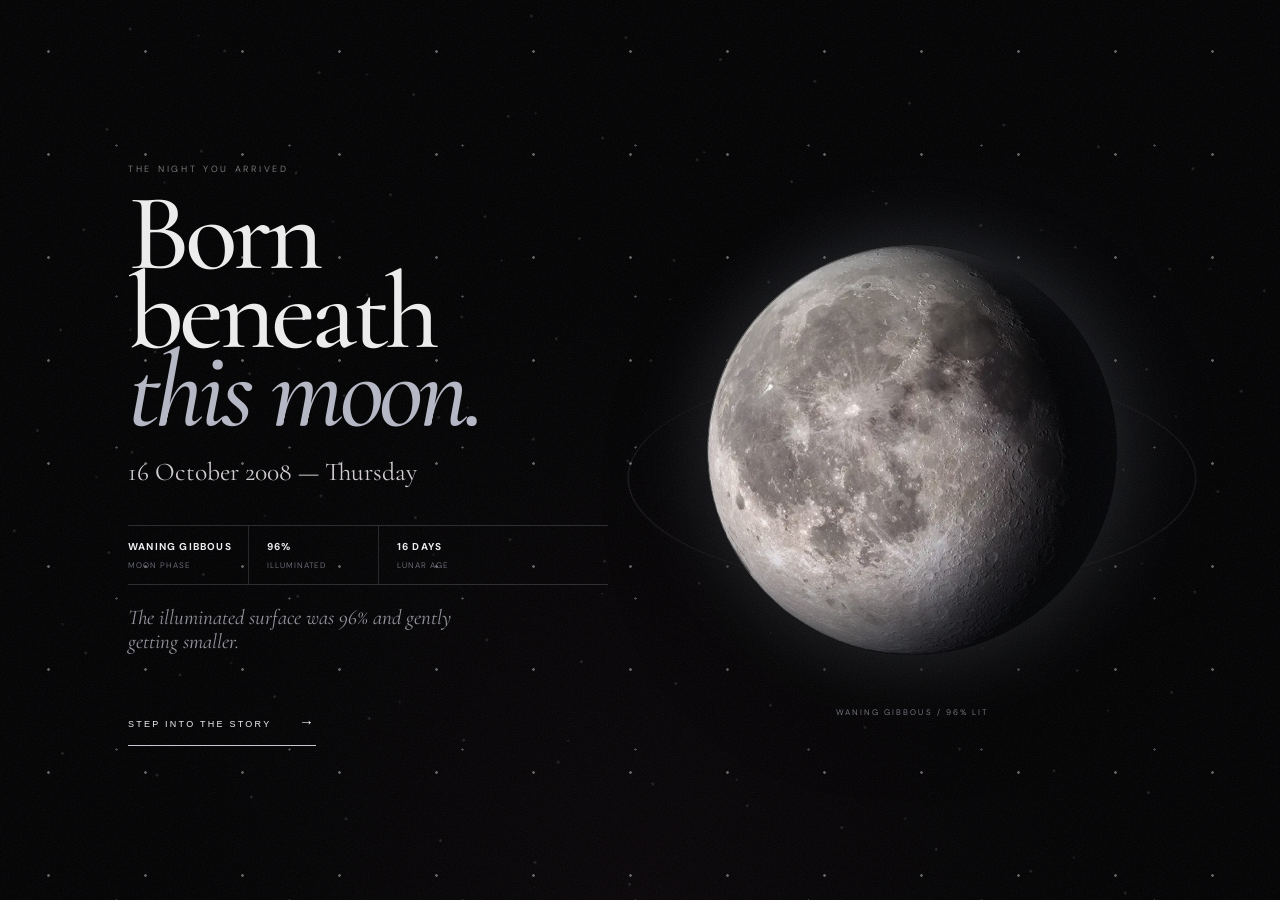
<file: index.html>
<!doctype html>
<html lang="en">
<head>
<meta charset="utf-8">
<meta name="viewport" content="width=device-width,initial-scale=1">
<title>For Her — A Little Love Letter</title>
<link rel="preconnect" href="https://fonts.googleapis.com">
<link rel="preconnect" href="https://fonts.gstatic.com" crossorigin>
<link href="https://fonts.googleapis.com/css2?family=Cormorant+Garamond:ital,wght@0,400;0,500;0,600;1,400;1,500&family=DM+Sans:wght@300;400;500&family=Italianno&display=swap" rel="stylesheet">
<link rel="stylesheet" href="style.css">
</head>
<body>
<div class="botanical-bg">
  <div class="flower-layer f1"></div><div class="flower-layer f2"></div><div class="flower-layer f3"></div>
  <div class="black-vignette"></div>
</div>
<div class="grain"></div>
<div class="cursor"></div>

<section id="moon-intro" class="moon-intro" aria-labelledby="moon-title">
  <div class="moon-stars" aria-hidden="true"></div>
  <div class="moon-intro-copy">
    <p class="micro">THE NIGHT YOU ARRIVED</p>
    <h1 id="moon-title">Born beneath<br><em>this moon.</em></h1>
    <p class="moon-date">16 October 2008 &mdash; Thursday</p>
    <div class="moon-facts" aria-label="Moon phase details">
      <span><b>WANING GIBBOUS</b><small>Moon phase</small></span>
      <span><b>96%</b><small>Illuminated</small></span>
      <span><b>16 DAYS</b><small>Lunar age</small></span>
    </div>
    <p class="moon-note">The illuminated surface was 96% and gently getting smaller.</p>
    <button id="moonEnter" type="button">STEP INTO THE STORY <span>&rarr;</span></button>
  </div>
  <div class="moon-scene" aria-hidden="true">
    <div class="moon-orbit"></div>
    <div class="moon-3d"><div class="moon-shadow"></div><i class="crater crater-a"></i><i class="crater crater-b"></i><i class="crater crater-c"></i><i class="crater crater-d"></i></div>
    <p>WANING GIBBOUS / 96% LIT</p>
  </div>
</section>

<section id="intro" class="intro">
  <div class="intro-flower">✽</div>
  <div class="intro-inner">
    <div class="micro">PRIVATE COLLECTION / 001</div>
    <h1>Before you<br><em>enter...</em></h1>
    <p>Choose the soundtrack for this little story.</p>
    <div id="songs" class="songs"></div>
    <button id="enter" disabled>ENTER <span>↗</span></button>
    <small id="hint">select a song</small>
  </div>
</section>

<main id="site" class="hidden">
  <header class="topbar">
    <span>17—08—2026</span><span>FOR HER</span><button id="musicToggle">♫ MUSIC</button>
  </header>

  <section class="hero">
    <div class="hero-index">01 / HER</div>
    <div class="hero-copy">
      <p class="micro">A DAY WORTH REMEMBERING</p>
      <h2>For the girl<br>who makes<br><em>everything</em><br>look beautiful.</h2>
      <span class="scroll">SCROLL ↓</span>
    </div>
    <div class="hero-frame">
      <div class="photo-placeholder">YOUR<br>FAVOURITE<br>PHOTO</div>
      <span>FIG. 01</span>
    </div>
  </section>

  <section class="exhibit">
    <div class="exhibit-line"><span>ARCHIVE / 089</span><span>A STUDY IN BEAUTY</span><span>PRIVATE VIEW</span></div>
    <div class="exhibit-title"><small>A LITTLE OBSERVATION</small><h2>HER<br><i>BEAUTY</i></h2></div>
    <p class="exhibit-note">nothing here is accidental.<br>every frame is a memory.</p>
    <div class="flower-cut flower-cut-a">✽</div>
    <div class="flower-cut flower-cut-b">✽</div>
    <p class="exhibit-caption">FIG. 02 — THE WAY SHE MAKES ORDINARY MOMENTS FEEL LIKE ART.</p>
  </section>

  <section class="poem section">
    <div class="tiny-tag">02 / HER SMILE</div>
    <div class="poem-image photo-placeholder">PHOTO<br>02</div>
    <div class="poem-copy">
      <p class="micro">A POEM, MAYBE</p>
      <blockquote>There are sunsets<br>that take minutes to paint.<br><em>And then there is your smile.</em></blockquote>
      <p class="hand">[ your poem goes here ]</p>
    </div>
  </section>

  <section class="quiet">
    <div class="quiet-copy"><span>03 / AN OBSERVATION</span><h2>Some things<br>are better<br><em>felt.</em></h2></div>
    <div class="quiet-flower">✽</div>
    <span class="quiet-bottom">[ keep this section quiet ]</span>
  </section>

  <section class="cinema">
    <div class="cinema-photo photo-placeholder">PHOTO 03</div>
    <div class="cinema-shade"></div>
    <div class="cinema-copy">
      <span>03</span>
      <h2>I don't think you realize<br><em>how beautiful you are</em><br>when you're simply being yourself.</h2>
    </div>
  </section>

  <section class="memories section">
    <div class="mem-title"><p class="micro">THE LITTLE THINGS</p><h2>Things I love<br><em>about you.</em></h2></div>
    <div class="memory-grid">
      <article><div class="photo-placeholder">PHOTO 04</div><b>01 — YOUR SMILE</b><p>the kind that makes ordinary moments memorable.</p></article>
      <article><div class="photo-placeholder">PHOTO 05</div><b>02 — YOUR LAUGH</b><p>the sound I wish I could bottle up.</p></article>
      <article><div class="photo-placeholder">PHOTO 06</div><b>03 — THE LITTLE THINGS</b><p>especially the things you don't even notice.</p></article>
    </div>
  </section>

  <section class="collage section">
    <div class="collage-heading"><p class="micro">A FEW FRAMES</p><h2>you, being<br><em>you.</em></h2></div>
    <div class="collage-stage">
      <div class="collage-card c1">07</div><div class="collage-card c2">08</div><div class="collage-card c3">09</div>
      <span class="scribble s1">favorite.</span><span class="scribble s2">look at you ♡</span><span class="scribble s3">this one &gt;&gt;&gt;</span>
    </div>
  </section>

  <section class="video section">
    <div><p class="micro">A LITTLE SOMETHING FOR YOU</p><h2>Press <em>play.</em></h2></div>
    <div class="video-box"><div class="play">▶</div><span>birthday-vn.mp4</span><small>replace this with your VN</small></div>
  </section>

  <section class="letter section">
    <div class="letter-flower">✽</div>
    <p class="micro">A LETTER FOR YOU</p>
    <div class="letter-copy">
      <p>Hey, you.</p>
      <p>I don't know if words will ever be enough to describe how special you are, but I wanted to try anyway.</p>
      <p>Thank you for being exactly who you are — for the little moments, the laughter, the conversations, and all the memories that somehow become my favourite ones.</p>
      <p>On your birthday, I hope you see yourself the way the people who love you see you: rare, beautiful, and impossible to forget.</p>
      <p class="hand">[ write your own final paragraph here ]</p>
    </div>
  </section>

  <section class="flower-request section">
    <div class="request-bloom">&#10047;</div>
    <div class="request-content">
      <p class="micro">A LITTLE SURPRISE, MAYBE?</p>
      <h2>Would you like<br>some <em>flowers?</em></h2>
      <p class="request-note">Leave your address and maybe a small piece of this page will find its way to your door.</p>
      <form id="flowerForm" class="flower-form">
        <label for="address">YOUR ADDRESS</label>
        <textarea id="address" name="address" rows="3" placeholder="where should the flowers go?" required></textarea>
        <button type="submit">SEND A LITTLE HINT <span>&rarr;</span></button>
        <p id="flowerMessage" class="form-message" aria-live="polite"></p>
      </form>
    </div>
    <div class="request-stem">FOR YOU, ALWAYS</div>
  </section>

  <section class="magic-letter">
    <div class="magic-letter-copy">
      <p class="micro">ONE MORE THING TO OPEN</p>
      <h2>A letter, sealed<br>with a little <em>magic.</em></h2>
      <p>Tap the envelope. It has been waiting for you.</p>
    </div>
    <a class="envelope-link" href="full-letter.html" aria-label="Open your letter">
      <span class="magic-spark spark-a">&#10022;</span><span class="magic-spark spark-b">&#10022;</span><span class="magic-spark spark-c">&#10022;</span>
      <span class="envelope"><span class="envelope-flap"></span><span class="envelope-note">for you<br><i>&hearts;</i></span></span>
      <span class="open-letter">OPEN ME &rarr;</span>
    </a>
  </section>

  <section class="ending">
    <p class="micro">ONE LAST THING</p>
    <h2>And if you ever forget<br>how beautiful you are...</h2>
    <p class="come">come back here.</p>
    <h3>Happy Birthday, <em>[NAME]</em>.</h3>
    <small>made with love.</small>
    <div class="ending-flower">✽</div>
  </section>

  <div id="player" class="player">
    <button id="playPause">Ⅱ</button><div class="player-main"><span id="track">No song selected</span><div class="bar"><i id="progress"></i></div></div><button id="mute">VOL</button>
  </div>
</main>

<audio id="audio"></audio>
<script src="script.js"></script>
</body>
</html>
</file>
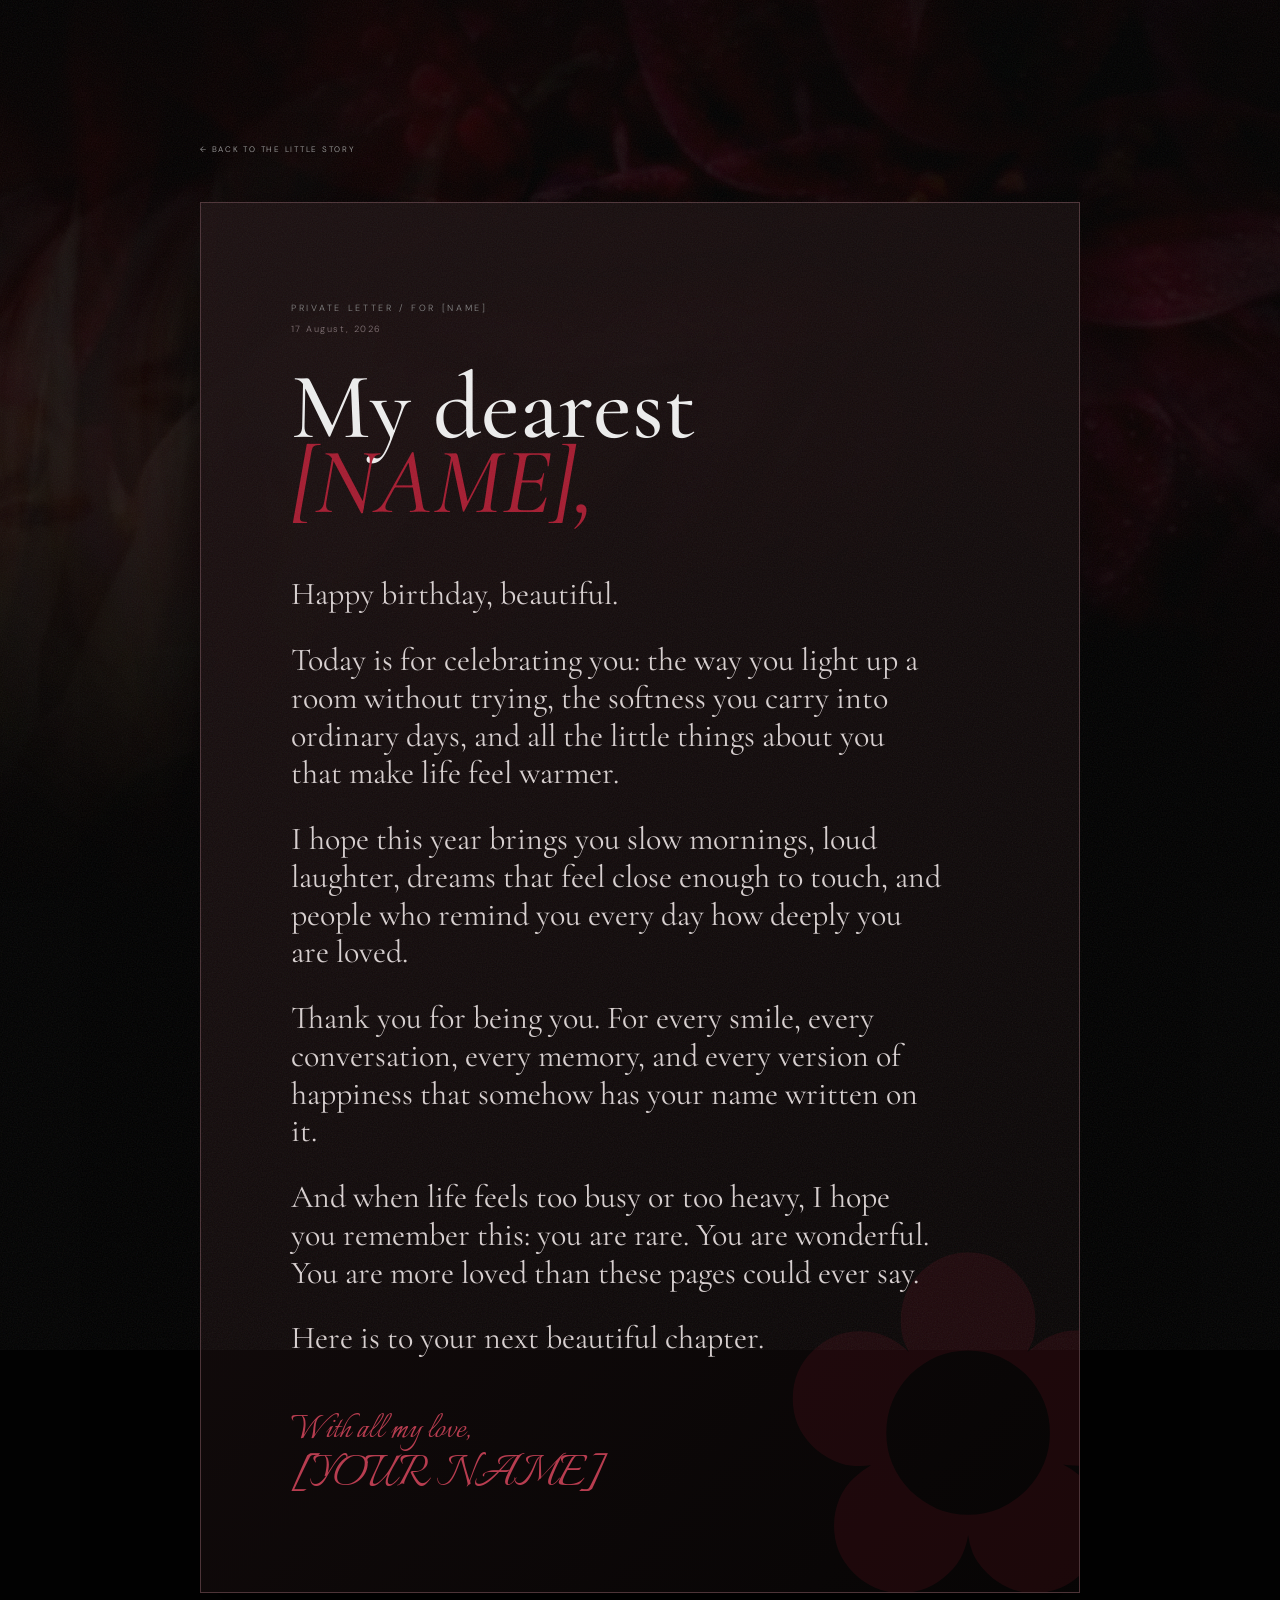
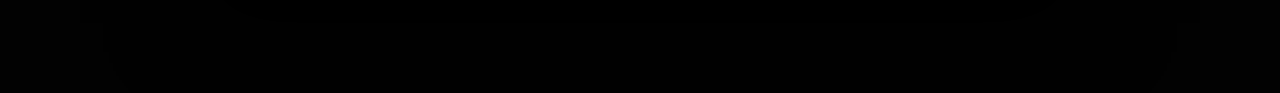
<file: full-letter.html>
<!doctype html>
<html lang="en">
<head>
<meta charset="utf-8"><meta name="viewport" content="width=device-width,initial-scale=1">
<title>For Her &mdash; The Letter</title>
<link rel="preconnect" href="https://fonts.googleapis.com"><link rel="preconnect" href="https://fonts.gstatic.com" crossorigin>
<link href="https://fonts.googleapis.com/css2?family=Cormorant+Garamond:ital,wght@0,400;0,500;0,600;1,400;1,500&family=DM+Sans:wght@300;400;500&family=Italianno&display=swap" rel="stylesheet"><link rel="stylesheet" href="style.css">
</head>
<body class="full-letter-page">
  <div class="botanical-bg"><div class="flower-layer f1"></div><div class="flower-layer f2"></div><div class="flower-layer f3"></div><div class="black-vignette"></div></div><div class="grain"></div>
  <main class="letter-page-wrap"><a class="back-home" href="index.html">&larr; BACK TO THE LITTLE STORY</a>
    <article class="complete-letter"><p class="micro">PRIVATE LETTER / FOR [NAME]</p><p class="letter-date">17 August, 2026</p><h1>My dearest <em>[NAME],</em></h1>
      <div class="complete-letter-body"><p>Happy birthday, beautiful.</p><p>Today is for celebrating you: the way you light up a room without trying, the softness you carry into ordinary days, and all the little things about you that make life feel warmer.</p><p>I hope this year brings you slow mornings, loud laughter, dreams that feel close enough to touch, and people who remind you every day how deeply you are loved.</p><p>Thank you for being you. For every smile, every conversation, every memory, and every version of happiness that somehow has your name written on it.</p><p>And when life feels too busy or too heavy, I hope you remember this: you are rare. You are wonderful. You are more loved than these pages could ever say.</p><p>Here is to your next beautiful chapter.</p></div>
      <p class="letter-signoff">With all my love,<br><span>[YOUR NAME]</span></p><div class="letter-page-flower">&#10047;</div>
    </article>
  </main>
</body>
</html>
</file>
<file: style.css>
*{box-sizing:border-box}html{scroll-behavior:smooth}body{margin:0;background:#020202;color:#eee;font-family:"DM Sans",sans-serif;font-weight:300;overflow-x:hidden}.hidden{display:none!important}
.botanical-bg{position:fixed;inset:0;z-index:-2;background:#000;overflow:hidden}.flower-layer{position:absolute;inset:-10%;background-image:url("assets/flowers/lilies-background.jpg");background-repeat:no-repeat;background-size:cover;mix-blend-mode:screen;filter:saturate(1.35) contrast(1.1)}.f1{background-position:top right;transform:scale(1.25) rotate(-3deg);opacity:.28}.f2{background-position:center left;transform:scale(1.5) rotate(7deg);opacity:.13;filter:blur(2px) saturate(1.5)}.f3{background-position:bottom center;transform:scale(1.35) rotate(-5deg);opacity:.16}.black-vignette{position:absolute;inset:0;background:radial-gradient(ellipse at 50% 40%,transparent 12%,rgba(0,0,0,.38) 48%,rgba(0,0,0,.92) 100%),linear-gradient(180deg,rgba(0,0,0,.58),rgba(0,0,0,.15) 42%,rgba(0,0,0,.82))}
.grain{position:fixed;inset:-50%;z-index:100;pointer-events:none;opacity:.075;background-image:url("data:image/svg+xml,%3Csvg xmlns='http://www.w3.org/2000/svg' width='180' height='180'%3E%3Cfilter id='n'%3E%3CfeTurbulence type='fractalNoise' baseFrequency='.8' numOctaves='4' stitchTiles='stitch'/%3E%3C/filter%3E%3Crect width='100%25' height='100%25' filter='url(%23n)'/%3E%3C/svg%3E");animation:noise .18s steps(2) infinite}@keyframes noise{50%{transform:translate(2%,-1%)}100%{transform:translate(-2%,1%)}}
.cursor{position:fixed;width:220px;height:220px;border-radius:50%;background:rgba(130,0,20,.11);filter:blur(50px);transform:translate(-50%,-50%);pointer-events:none;z-index:2}.micro{font-size:9px;letter-spacing:.3em;color:#888;text-transform:uppercase}.intro{min-height:100vh;display:grid;place-items:center;background:rgba(0,0,0,.56);position:relative;overflow:hidden}.intro-inner{text-align:center;width:min(650px,90vw);position:relative;z-index:3}.intro h1{font:500 clamp(65px,10vw,120px)/.72 "Cormorant Garamond";margin:22px 0}.intro h1 em{color:#a51c31}.intro-inner>p{color:#777}.songs{display:grid;gap:7px;margin:30px 0}.song{display:flex;align-items:center;gap:16px;text-align:left;border:1px solid #282124;padding:13px 17px;background:rgba(0,0,0,.42);cursor:pointer;transition:.35s}.song:hover,.song.selected{border-color:#8e1729;transform:translateX(5px);background:rgba(100,0,20,.12)}.song strong{font:500 21px "Cormorant Garamond"}.song small{display:block;color:#666}.song .no{color:#777;font-size:9px}.song .sel{margin-left:auto;color:#9f1d31;font-size:9px;letter-spacing:.15em}.intro button{border:0;background:#eee;color:#050505;padding:14px 28px;letter-spacing:.25em;font-size:9px;cursor:pointer}.intro button:disabled{opacity:.2;cursor:not-allowed}.intro button span{margin-left:25px}.intro-inner>small{display:block;margin-top:12px;color:#555;font-size:8px}.intro-flower{position:absolute;right:-130px;bottom:-140px;font-size:430px;color:#8e1427;opacity:.16;transform:rotate(30deg)}
/* Opening moon: a CSS-rendered waning gibbous, so it stays crisp and needs no image asset. */
.moon-intro{position:fixed;z-index:90;inset:0;min-height:100vh;display:grid;grid-template-columns:1fr 1fr;align-items:center;gap:5vw;padding:8vw 10vw;background:#010102;overflow:hidden;transition:opacity .8s ease,transform .9s cubic-bezier(.16,1,.3,1)}.moon-intro::before{content:"";position:absolute;inset:0;background:radial-gradient(circle at 74% 48%,rgba(123,133,160,.08),transparent 27%),radial-gradient(ellipse at 50% 100%,rgba(35,18,26,.19),transparent 52%)}.moon-leaving{opacity:0;transform:scale(1.035);pointer-events:none}.moon-intro-copy{position:relative;z-index:2;max-width:500px}.moon-intro h1{font:500 clamp(65px,8.5vw,125px)/.72 "Cormorant Garamond";letter-spacing:-.045em;margin:19px 0 27px}.moon-intro h1 em{color:#b5b7c5}.moon-date{font:400 clamp(20px,2vw,28px) "Cormorant Garamond";color:#d1ccd0;margin:0}.moon-facts{display:flex;gap:0;margin:38px 0 20px;border-block:1px solid rgba(235,235,245,.17)}.moon-facts span{min-width:112px;padding:14px 16px 14px 0;margin-right:18px;border-right:1px solid rgba(235,235,245,.15)}.moon-facts span:last-child{border:0}.moon-facts b{display:block;color:#f0eef2;font-size:10px;letter-spacing:.12em}.moon-facts small{display:block;margin-top:7px;color:#777886;font-size:8px;letter-spacing:.13em;text-transform:uppercase}.moon-note{max-width:350px;color:#93939d;font:italic 21px/1.15 "Cormorant Garamond"}.moon-intro button{margin-top:22px;padding:15px 0;border:0;border-bottom:1px solid #c7c7d2;background:transparent;color:#f1eff4;font-size:9px;letter-spacing:.25em;cursor:pointer}.moon-intro button span{margin-left:23px;font-size:15px}.moon-scene{position:relative;z-index:1;display:grid;place-items:center;min-height:590px;perspective:1000px}.moon-orbit{position:absolute;width:min(43vw,560px);aspect-ratio:1;border:1px solid rgba(212,215,231,.13);border-radius:50%;transform:rotateX(68deg) rotateZ(-22deg);animation:orbitTurn 13s linear infinite}.moon-3d{position:relative;width:clamp(280px,32vw,510px);aspect-ratio:1;border-radius:50%;overflow:hidden;background:radial-gradient(circle at 31% 27%,#fbfaf5 0 2%,transparent 2.5%),radial-gradient(circle at 35% 34%,#d7d5ce 0 1.7%,transparent 2.1%),radial-gradient(circle at 62% 26%,#d7d4cc 0 1.5%,transparent 2%),radial-gradient(circle at 39% 66%,#c5c3bc 0 2%,transparent 2.5%),radial-gradient(circle at 31% 39%,#eeece5 0, #cbc9c2 43%,#91929a 74%,#555968 100%);box-shadow:inset -40px -25px 70px rgba(16,18,29,.78),inset 24px 16px 45px rgba(255,255,255,.28),0 0 70px rgba(193,198,224,.15),0 38px 80px #000;transform-style:preserve-3d;animation:moonSpin 18s ease-in-out infinite}.moon-shadow{position:absolute;inset:-2%;border-radius:50%;background:radial-gradient(ellipse at 116% 50%,transparent 0 45%,rgba(6,7,12,.18) 50%,rgba(4,5,10,.88) 70%);mix-blend-mode:multiply}.crater{position:absolute;border-radius:50%;background:radial-gradient(circle at 35% 32%,rgba(89,90,97,.8),rgba(174,173,166,.28) 48%,rgba(255,255,255,.18) 55%,transparent 62%);opacity:.68}.crater-a{width:17%;height:12%;left:19%;top:47%}.crater-b{width:11%;height:8%;left:52%;top:57%}.crater-c{width:8%;height:6%;left:38%;top:18%}.crater-d{width:14%;height:10%;left:62%;top:38%}.moon-scene p{position:absolute;bottom:20px;color:#858692;font-size:8px;letter-spacing:.26em}.moon-stars,.moon-stars::before,.moon-stars::after{position:absolute;inset:0;background-image:radial-gradient(#fff 0 1px,transparent 1.5px),radial-gradient(#afb5c7 0 1px,transparent 1.5px);background-size:97px 103px,173px 151px;background-position:0 0,30px 70px;opacity:.38}.moon-stars::before,.moon-stars::after{content:"";animation:starDrift 18s linear infinite}.moon-stars::after{opacity:.33;transform:rotate(13deg);animation-direction:reverse}@keyframes moonSpin{50%{transform:rotateY(22deg) rotateZ(5deg) translateY(-12px);box-shadow:inset -55px -20px 80px rgba(16,18,29,.8),inset 18px 14px 45px rgba(255,255,255,.25),0 0 90px rgba(193,198,224,.22),0 48px 100px #000}}@keyframes orbitTurn{to{transform:rotateX(68deg) rotateZ(338deg)}}@keyframes starDrift{to{background-position:97px 103px,203px 221px}}
#site{position:relative;z-index:1}.topbar{position:fixed;z-index:20;top:0;left:0;right:0;padding:20px 28px;display:flex;justify-content:space-between;font-size:8px;letter-spacing:.24em;background:linear-gradient(180deg,rgba(0,0,0,.75),transparent)}.topbar button{border:0;background:none;color:#ddd;font-size:8px;letter-spacing:.24em}
.hero{min-height:100vh;position:relative;display:grid;place-items:center;padding:90px 7vw;background:rgba(0,0,0,.17);overflow:hidden}.hero-index{position:absolute;left:7vw;top:25%;font-size:8px;color:#777;letter-spacing:.2em}.hero-copy{position:relative;z-index:3;width:80%;margin-left:-15%}.hero h2{font:500 clamp(70px,11vw,155px)/.72 "Cormorant Garamond";margin:0;letter-spacing:-.04em}.hero h2 em{color:#a71c31}.scroll{display:block;margin-top:38px;font-size:8px;color:#666;letter-spacing:.25em}.hero-frame{position:absolute;right:8%;top:16%;width:min(30vw,400px);height:66vh;border:1px solid #322a2c;padding:8px;transform:rotate(3deg);background:rgba(0,0,0,.5)}.photo-placeholder{display:grid;place-items:center;text-align:center;background:linear-gradient(135deg,rgba(30,20,20,.8),rgba(5,5,5,.92));border:1px solid rgba(255,255,255,.07);height:100%;color:#5d5656;font-size:10px;letter-spacing:.35em}.hero-frame>span{position:absolute;bottom:-22px;left:0;color:#666;font-size:8px;letter-spacing:.2em}
.exhibit{min-height:120vh;position:relative;padding:13vh 7vw;overflow:hidden;background:rgba(0,0,0,.18);border-top:1px solid rgba(255,255,255,.08)}.exhibit-line{display:flex;justify-content:space-between;border-bottom:1px solid rgba(255,255,255,.12);padding-bottom:12px;color:#777;font-size:8px;letter-spacing:.24em}.exhibit-title{position:absolute;left:17%;top:31%;z-index:2}.exhibit-title small{font-size:8px;letter-spacing:.3em;color:#777}.exhibit-title h2{font:500 clamp(80px,14vw,190px)/.7 "DM Sans";letter-spacing:-.08em;margin:18px 0}.exhibit-title h2 i{font:400 .95em "Cormorant Garamond";letter-spacing:-.03em}.exhibit-note{position:absolute;right:10%;top:45%;font:italic 23px/1 "Cormorant Garamond";color:#888}.exhibit-caption{position:absolute;left:7%;bottom:10%;max-width:270px;font-size:8px;line-height:1.5;letter-spacing:.17em;color:#777}.flower-cut{position:absolute;color:#a2182e;opacity:.2;filter:blur(.3px);font-size:380px}.flower-cut-a{right:-110px;top:14%;transform:rotate(30deg)}.flower-cut-b{left:-120px;bottom:-100px;transform:rotate(-18deg);font-size:300px}
.section{min-height:100vh;padding:13vw 9vw;position:relative;background:rgba(0,0,0,.2)}.poem{display:grid;grid-template-columns:1fr 1fr;gap:9vw;align-items:center}.tiny-tag{position:absolute;top:12%;left:3%;font-size:8px;color:#777;letter-spacing:.25em}.poem-image{height:72vh;transform:rotate(-2deg)}.poem-copy blockquote{font:500 clamp(42px,5vw,75px)/.82 "Cormorant Garamond";margin:20px 0 35px}.poem-copy blockquote em{color:#a41b31}.hand,.scribble{font:38px "Italianno";color:#a23a49}.quiet{height:110vh;position:relative;display:grid;place-items:center;overflow:hidden;border-block:1px solid rgba(255,255,255,.07);background:rgba(0,0,0,.15)}.quiet-copy{text-align:center;position:relative;z-index:3}.quiet-copy>span{font-size:8px;color:#777;letter-spacing:.3em}.quiet-copy h2{font:500 clamp(85px,13vw,175px)/.7 "Cormorant Garamond";margin:25px 0}.quiet-copy em{color:#a41c31}.quiet-flower{position:absolute;right:-130px;bottom:-180px;font-size:560px;color:#9c182c;opacity:.13;transform:rotate(32deg)}.quiet-bottom{position:absolute;bottom:40px;font-size:8px;color:#555;letter-spacing:.25em}
.cinema{height:100vh;position:relative;display:grid;place-items:center;overflow:hidden;background:rgba(0,0,0,.2)}.cinema-photo{position:absolute;inset:5%;transform:scale(1.04)}.cinema-shade{position:absolute;inset:0;background:linear-gradient(90deg,rgba(0,0,0,.9),rgba(0,0,0,.25),rgba(0,0,0,.9))}.cinema-copy{position:relative;z-index:2;text-align:center;width:85%}.cinema-copy span{color:#a41b31;font-size:9px;letter-spacing:.3em}.cinema-copy h2{font:500 clamp(50px,7vw,105px)/.8 "Cormorant Garamond"}.cinema-copy em{color:#a51c31}
.memories{padding-top:15vw}.mem-title{margin-left:10%;margin-bottom:80px}.mem-title h2,.collage-heading h2,.video h2{font:500 clamp(70px,10vw,135px)/.75 "Cormorant Garamond";margin:15px 0}.mem-title em,.collage-heading em,.video h2 em{color:#a51c31}.memory-grid{display:grid;grid-template-columns:1.05fr .8fr 1fr;gap:6vw}.memory-grid article{transition:.45s}.memory-grid article:nth-child(1){transform:rotate(-3deg)}.memory-grid article:nth-child(2){transform:translateY(90px) rotate(4deg)}.memory-grid article:nth-child(3){transform:rotate(-1deg)}.memory-grid article:hover{transform:translateY(-12px) rotate(0)}.memory-grid .photo-placeholder{height:58vh}.memory-grid b{display:block;font-size:8px;letter-spacing:.2em;color:#aaa;margin-top:17px}.memory-grid p{font:italic 20px "Cormorant Garamond";color:#777;margin-top:7px}
.collage{overflow:hidden}.collage-heading{margin-left:7%;position:relative;z-index:3}.collage-stage{height:68vh;max-width:950px;margin:-50px auto 0;position:relative}.collage-card{position:absolute;width:280px;height:390px;border:8px solid #0b0b0b;box-shadow:0 25px 70px #000;display:grid;place-items:center;background:linear-gradient(135deg,#1b1113,#070707);color:#555;font-size:10px;letter-spacing:.3em;transition:.5s}.collage-card:hover{transform:scale(1.07) rotate(0)!important;z-index:5}.c1{left:8%;top:9%;transform:rotate(-8deg)}.c2{left:39%;top:0;transform:rotate(5deg)}.c3{right:5%;top:18%;transform:rotate(10deg)}.s1{position:absolute;left:18%;bottom:2%}.s2{position:absolute;right:15%;top:3%}.s3{position:absolute;left:46%;bottom:0}
.video{display:grid;grid-template-columns:.7fr 1.3fr;gap:8vw;align-items:center}.video-box{height:62vh;border:1px solid #30282a;background:rgba(0,0,0,.55);display:grid;place-items:center;position:relative}.play{width:72px;height:72px;border:1px solid #8e182b;border-radius:50%;display:grid;place-items:center;color:#a41c31;padding-left:3px}.video-box span,.video-box small{position:absolute;left:28px}.video-box span{bottom:30px;font-size:9px;letter-spacing:.2em;color:#777}.video-box small{bottom:13px;font-size:8px;color:#444}
.letter{min-height:115vh;background:rgba(0,0,0,.2)}.letter-flower{position:absolute;right:-100px;top:10%;font-size:480px;color:#8f1427;opacity:.12;transform:rotate(25deg)}.letter-copy{max-width:760px;margin:8vh 0 0 13%;position:relative;z-index:2}.letter-copy>p{font:400 clamp(28px,3.2vw,48px)/1.05 "Cormorant Garamond";margin:0 0 30px;color:#d3cece}.letter-copy>p:first-child{color:#a32739;font-style:italic}
.ending{min-height:110vh;display:grid;place-items:center;text-align:center;position:relative;overflow:hidden;background:rgba(0,0,0,.35)}.ending h2{font:500 clamp(65px,10vw,140px)/.75 "Cormorant Garamond";margin:25px 0}.ending .come{font:italic 40px "Cormorant Garamond";color:#aaa}.ending h3{font:500 55px "Cormorant Garamond";margin-top:80px}.ending h3 em{color:#a41c31}.ending>small{position:absolute;bottom:30px;font-size:8px;letter-spacing:.25em;color:#555}.ending-flower{position:absolute;bottom:-170px;color:#8f1427;font-size:450px;opacity:.13}
.player{position:fixed;z-index:60;bottom:18px;left:50%;transform:translateX(-50%);width:min(480px,90vw);padding:12px 15px;border:1px solid #30282a;background:rgba(6,6,6,.88);backdrop-filter:blur(18px);display:flex;gap:14px;align-items:center;opacity:0;pointer-events:none;transition:.5s}.player.show{opacity:1;pointer-events:auto}.player button{background:none;border:0;color:#aaa;font-size:9px;cursor:pointer}.player-main{flex:1}.player-main>span{font-size:9px;color:#ccc;letter-spacing:.08em}.bar{height:2px;background:#292022;margin-top:7px}.bar i{display:block;width:0;height:100%;background:#a31d31}
@media(max-width:800px){.topbar{padding:17px}.hero{padding:90px 5vw;display:flex;flex-direction:column;align-items:flex-start}.hero-copy{width:100%;margin:0;text-align:center}.hero h2{font-size:17vw}.hero-frame{position:relative;right:auto;top:auto;width:62vw;height:52vh;margin:55px auto 0}.exhibit{padding:100px 5vw;min-height:105vh}.exhibit-line span:nth-child(2){display:none}.exhibit-title{left:10%;top:33%}.exhibit-title h2{font-size:23vw}.exhibit-note{right:6%;top:55%;font-size:18px}.exhibit-caption{left:5%;bottom:8%}.flower-cut{font-size:230px}.poem{grid-template-columns:1fr;gap:50px;padding-top:25vw}.poem-image{height:55vh}.quiet-copy h2{font-size:22vw}.cinema-copy h2{font-size:14vw}.memory-grid{grid-template-columns:1fr;gap:75px}.memory-grid article:nth-child(2){transform:none}.memory-grid .photo-placeholder{height:65vh}.collage-stage{height:600px}.collage-card{width:185px;height:270px}.c1{left:0}.c2{left:28%;top:15%}.c3{right:0;top:31%}.video{grid-template-columns:1fr;gap:40px}.video-box{height:55vh}.letter-copy{margin-left:0}.letter-flower{font-size:250px;top:30%}.ending h2{font-size:16vw}.ending h3{font-size:34px}}

.flower-request{min-height:100vh;display:grid;place-items:center;overflow:hidden}.request-content{width:min(640px,88vw);position:relative;z-index:2}.request-content h2,.magic-letter h2{font:500 clamp(62px,9vw,125px)/.74 "Cormorant Garamond";margin:16px 0 28px}.request-content h2 em,.magic-letter h2 em{color:#a51c31}.request-note{max-width:390px;font:italic 24px/1.1 "Cormorant Garamond";color:#aaa}.flower-form{margin-top:42px;display:grid;gap:10px}.flower-form label{font-size:8px;letter-spacing:.27em;color:#888}.flower-form textarea{resize:vertical;min-height:92px;padding:15px;border:1px solid #493238;background:rgba(0,0,0,.45);color:#eee;font:400 20px/1.25 "Cormorant Garamond";outline:0}.flower-form textarea:focus{border-color:#a51c31}.flower-form button{justify-self:start;border:1px solid #a51c31;background:#99192b;color:#fff;padding:14px 17px;font-size:8px;letter-spacing:.22em;cursor:pointer;transition:.3s}.flower-form button:hover{background:#c12b42;transform:translateY(-3px)}.flower-form button span{margin-left:20px}.form-message{min-height:18px;margin:0;color:#b67b85;font:italic 20px "Cormorant Garamond"}.request-bloom{position:absolute;left:-120px;bottom:-150px;font-size:520px;color:#94182b;opacity:.14;animation:flowerFloat 9s ease-in-out infinite}.request-stem{position:absolute;right:5%;bottom:11%;writing-mode:vertical-rl;font-size:8px;letter-spacing:.3em;color:#666}.magic-letter{min-height:100vh;padding:12vw 10vw;display:grid;grid-template-columns:1fr 1fr;align-items:center;gap:8vw;position:relative;background:rgba(0,0,0,.38);overflow:hidden}.magic-letter-copy>p:last-child{font:italic 22px "Cormorant Garamond";color:#aaa}.envelope-link{width:min(390px,80vw);height:280px;justify-self:center;position:relative;display:grid;place-items:center;text-decoration:none;filter:drop-shadow(0 28px 35px #000);animation:envelopeDrop 1.4s cubic-bezier(.16,1,.3,1) both,envelopeHover 4s 1.4s ease-in-out infinite}.envelope{position:relative;width:100%;height:230px;background:linear-gradient(145deg,#651120,#a11c31 60%,#6f1020);border:1px solid #c55a68;overflow:hidden;transition:transform .45s}.envelope::before,.envelope::after{content:"";position:absolute;bottom:0;width:0;height:0;border-style:solid}.envelope::before{left:0;border-width:0 0 150px 195px;border-color:transparent transparent #7d1426 transparent}.envelope::after{right:0;border-width:150px 195px 0 0;border-color:#8e172a transparent transparent transparent}.envelope-flap{position:absolute;z-index:3;top:0;left:0;width:0;height:0;border-style:solid;border-width:120px 195px 0;border-color:#c03b50 transparent transparent;transform-origin:top;transition:transform .6s}.envelope-note{z-index:2;width:68%;height:154px;padding-top:51px;text-align:center;background:#e8ddcf;color:#671324;font:33px/.75 "Italianno";box-shadow:0 2px 10px #420713;transform:translateY(-12px);transition:transform .55s}.envelope-note i{font-size:24px}.open-letter{position:absolute;z-index:6;bottom:-38px;color:#d7b6b9;font-size:8px;letter-spacing:.25em}.envelope-link:hover .envelope{transform:translateY(-8px)}.envelope-link:hover .envelope-flap{transform:rotateX(175deg)}.envelope-link:hover .envelope-note{transform:translateY(-53px)}.magic-spark{position:absolute;z-index:5;color:#d6909a;font-size:25px;animation:sparkle 2.6s ease-in-out infinite}.spark-a{left:-25px;top:10px}.spark-b{right:-15px;top:52px;animation-delay:.8s}.spark-c{right:22%;bottom:-20px;animation-delay:1.5s}@keyframes envelopeDrop{from{opacity:0;transform:translateY(-160px) rotate(-9deg)}to{opacity:1;transform:translateY(0) rotate(2deg)}}@keyframes envelopeHover{50%{translate:0 -12px;rotate:-1deg}}@keyframes sparkle{50%{opacity:.15;transform:scale(.45) rotate(35deg)}}
.full-letter-page{min-height:100vh;padding:28px 5vw}.letter-page-wrap{width:min(880px,100%);margin:auto;padding:12vh 0 8vh}.back-home{display:inline-block;color:#aaa;text-decoration:none;font-size:8px;letter-spacing:.22em}.back-home:hover{color:#c35a69}.complete-letter{position:relative;margin-top:45px;padding:clamp(35px,8vw,90px);overflow:hidden;background:linear-gradient(135deg,rgba(28,16,17,.95),rgba(7,5,5,.94));border:1px solid #4d3438;box-shadow:0 30px 80px #000}.complete-letter h1{position:relative;z-index:1;font:500 clamp(52px,8vw,94px)/.8 "Cormorant Garamond";margin:35px 0 55px}.complete-letter h1 em{color:#a51c31}.letter-date{color:#837477;font-size:9px;letter-spacing:.16em}.complete-letter-body{position:relative;z-index:1;max-width:650px}.complete-letter-body p{font:400 clamp(23px,3vw,32px)/1.18 "Cormorant Garamond";color:#d8d0d0;margin:0 0 28px}.letter-signoff{position:relative;z-index:1;margin:55px 0 0;font:38px/1 "Italianno";color:#b83d50}.letter-signoff span{font-size:52px}.letter-page-flower{position:absolute;right:-90px;bottom:-150px;font-size:480px;color:#9b1a2e;opacity:.14}
@media(max-width:800px){.flower-request{padding-block:30vw}.magic-letter{grid-template-columns:1fr;padding-block:27vw;text-align:center}.envelope-link{margin-top:35px}.request-stem{display:none}}
.envelope-link{opacity:0;animation:none}.envelope-link.magic-arrived{animation:envelopeDrop 1.4s cubic-bezier(.16,1,.3,1) both,envelopeHover 4s 1.4s ease-in-out infinite}

/* Real moon image with 3D lighting overlay and dynamic shadow */
.moon-3d{background:url("assets/moon.jpg") center/cover no-repeat;box-shadow:inset -58px -30px 82px rgba(9,11,18,.84),inset 25px 17px 52px rgba(255,255,255,.3),0 0 75px rgba(193,198,224,.18),0 42px 90px rgba(0,0,0,.9);animation:moonSpin 18s ease-in-out infinite}
.moon-3d::before{content:"";position:absolute;inset:0;border-radius:50%;background:radial-gradient(ellipse at 18% 24%,transparent 0 12%,rgba(255,255,255,.12) 14% 15%,transparent 16%),radial-gradient(ellipse at 68% 32%,transparent 0 10%,rgba(40,40,45,.35) 12% 14%,transparent 16%);mix-blend-mode:overlay;opacity:.7;animation:moonTexture 38s linear infinite}
.moon-3d::after{content:"";position:absolute;inset:0;border-radius:50%;background:linear-gradient(105deg,rgba(255,255,255,.2),transparent 28%,transparent 45%,rgba(1,2,8,.75) 72%);mix-blend-mode:soft-light;pointer-events:none}
.moon-shadow{background:radial-gradient(ellipse at 118% 50%,transparent 0 39%,rgba(5,6,12,.18) 47%,rgba(3,4,9,.9) 71%),linear-gradient(90deg,transparent 48%,rgba(0,0,0,.18));mix-blend-mode:multiply;opacity:.82}
@keyframes moonSurface{to{background-position:8px -5px,0 0,-7px 4px,5px 0,0 -6px,6px 3px,-4px 0,0 5px,0 0}}
@keyframes moonTexture{to{transform:rotate(360deg) scale(1.04)}}

@media(max-width:800px){.moon-intro{grid-template-columns:1fr;gap:5px;padding:11vh 8vw 5vh;text-align:center;align-content:space-between}.moon-intro-copy{margin:auto}.moon-intro h1{font-size:17vw}.moon-facts{justify-content:center;margin:25px 0 15px}.moon-facts span{min-width:0;padding:12px 10px;margin-right:8px}.moon-note{margin:14px auto}.moon-scene{min-height:0;height:42vh}.moon-3d{width:min(63vw,350px)}.moon-orbit{width:min(70vw,390px)}.moon-scene p{bottom:0}}

/* Use the supplied lunar photograph for the opening moon. */
.moon-3d{background:#050506 url("assets/photos/m-phase-18.webp") center/cover no-repeat}.moon-3d .moon-shadow,.moon-3d .crater{display:none}

/* Motion layer */
.f1{animation:backgroundDrift 18s ease-in-out infinite alternate}.f2{animation:backgroundDrift 25s ease-in-out -7s infinite alternate-reverse}.f3{animation:backgroundDrift 22s ease-in-out -12s infinite alternate}.intro-inner{animation:introRise 1.2s cubic-bezier(.16,1,.3,1) both}.intro-flower{animation:flowerFloat 7s ease-in-out infinite}.song{animation:slideIn .65s cubic-bezier(.16,1,.3,1) both}.song:nth-child(1){animation-delay:.18s}.song:nth-child(2){animation-delay:.3s}.song:nth-child(3){animation-delay:.42s}.intro button:not(:disabled){animation:buttonGlow 2s ease-in-out infinite}.scroll{animation:scrollPrompt 1.8s ease-in-out infinite}.hero-frame{animation:frameFloat 6s ease-in-out infinite}.flower-cut-a,.quiet-flower,.letter-flower,.ending-flower{animation:flowerFloat 9s ease-in-out infinite}.flower-cut-b{animation:flowerFloat 11s ease-in-out -3s infinite reverse}.cinema-photo{animation:slowZoom 14s ease-in-out infinite alternate}.photo-placeholder{background-size:140% 140%;animation:photoShimmer 9s ease-in-out infinite alternate}.play{animation:playPulse 2.4s ease-in-out infinite}.reveal{opacity:0!important;transform:translateY(46px) scale(.98)!important;transition:opacity .9s ease var(--reveal-delay),transform 1.15s cubic-bezier(.16,1,.3,1) var(--reveal-delay)!important}.reveal.is-visible{opacity:1!important;transform:translateY(0) scale(1)!important}.memory-grid article.is-visible:nth-child(1){transform:rotate(-3deg)!important}.memory-grid article.is-visible:nth-child(2){transform:translateY(90px) rotate(4deg)!important}.memory-grid article.is-visible:nth-child(3){transform:rotate(-1deg)!important}.collage-card.is-visible.c1{transform:rotate(-8deg)!important}.collage-card.is-visible.c2{transform:rotate(5deg)!important}.collage-card.is-visible.c3{transform:rotate(10deg)!important}@keyframes introRise{from{opacity:0;transform:translateY(32px)}to{opacity:1;transform:translateY(0)}}@keyframes slideIn{from{opacity:0;transform:translateX(-26px)}to{opacity:1;transform:translateX(0)}}@keyframes backgroundDrift{from{transform:scale(1.25) rotate(-3deg) translate3d(-1%,-1%,0)}to{transform:scale(1.38) rotate(2deg) translate3d(2%,2%,0)}}@keyframes flowerFloat{50%{translate:0 -22px;rotate:3deg}}@keyframes frameFloat{50%{translate:0 -15px;rotate:-1.2deg}}@keyframes slowZoom{to{transform:scale(1.14)}}@keyframes scrollPrompt{50%{opacity:.35;translate:0 9px}}@keyframes buttonGlow{50%{box-shadow:0 0 0 7px rgba(165,28,49,.1),0 0 28px rgba(165,28,49,.22)}}@keyframes playPulse{50%{box-shadow:0 0 0 13px rgba(164,28,49,.08),0 0 30px rgba(164,28,49,.24)}}@keyframes photoShimmer{to{background-position:100% 100%}}@media(prefers-reduced-motion:reduce){*,*::before,*::after{animation-duration:.01ms!important;animation-iteration-count:1!important;scroll-behavior:auto!important}.reveal{opacity:1!important;transform:none!important}}
</file>
